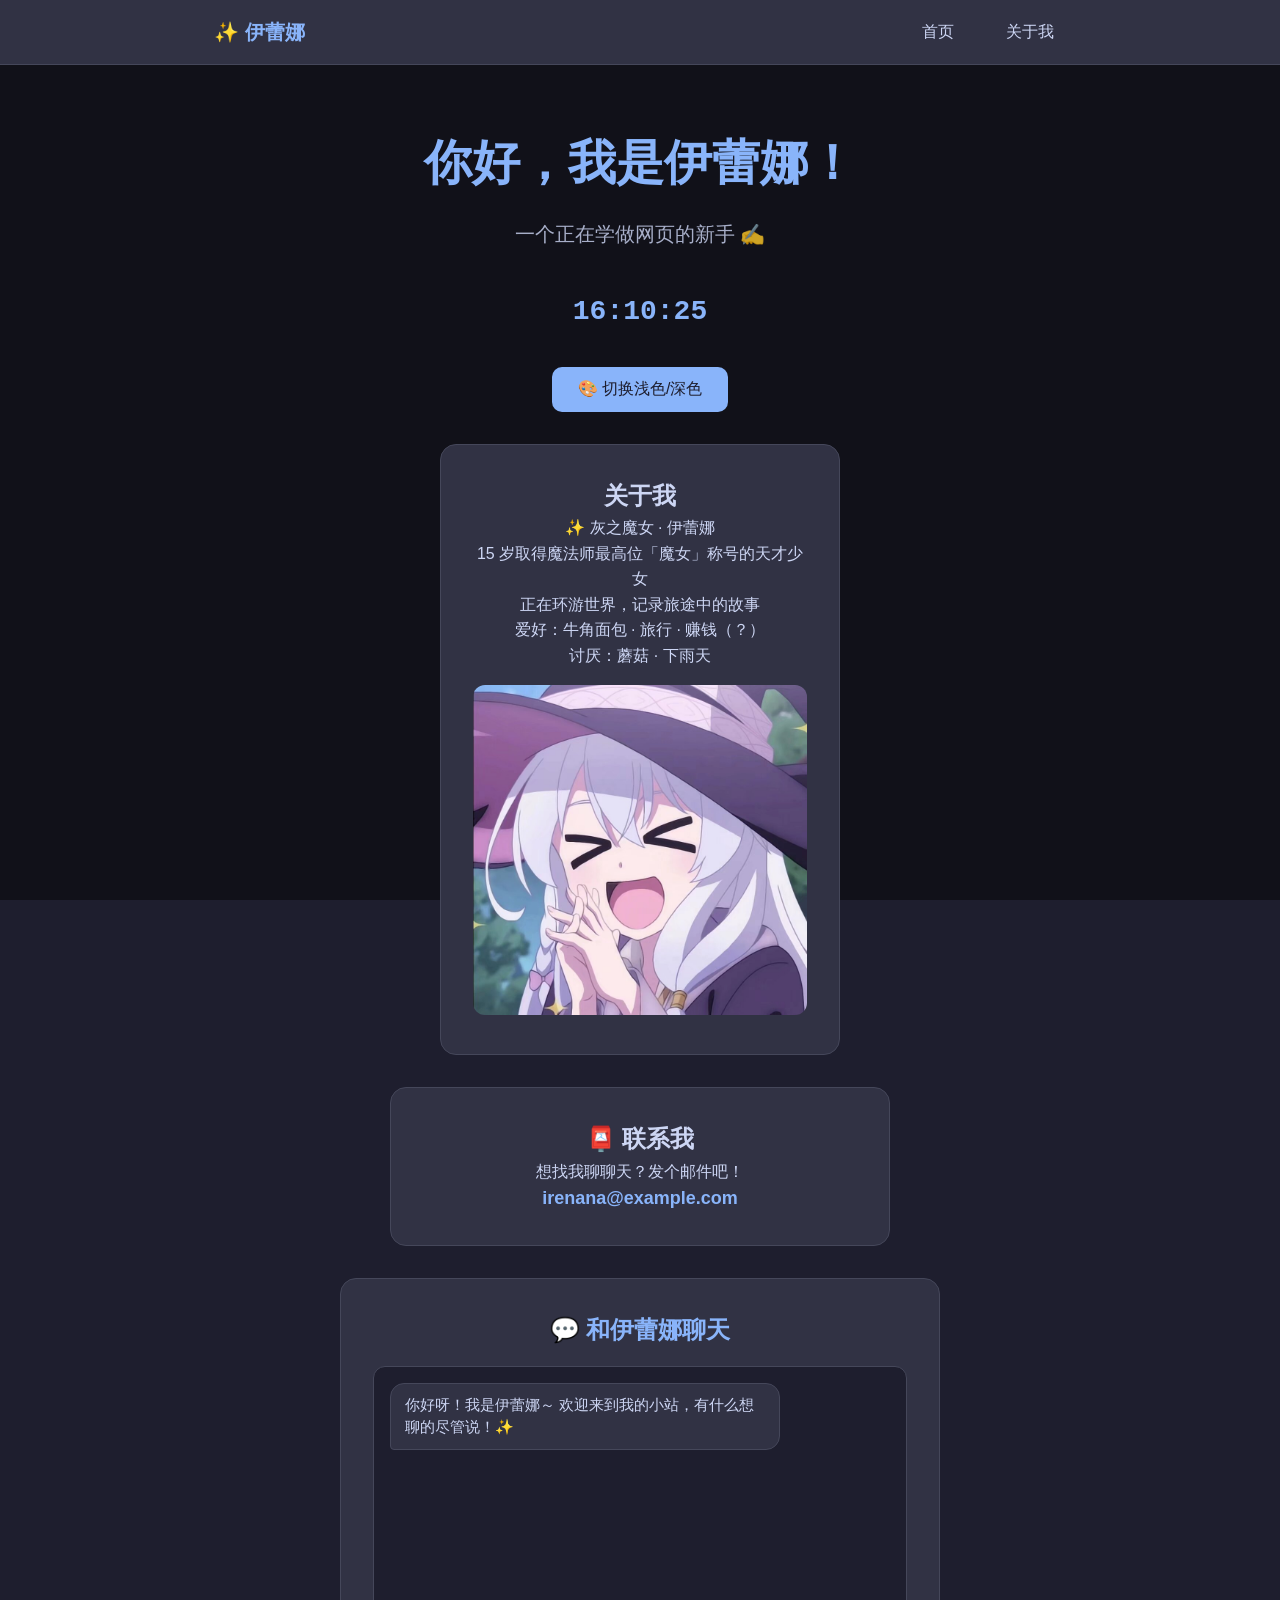
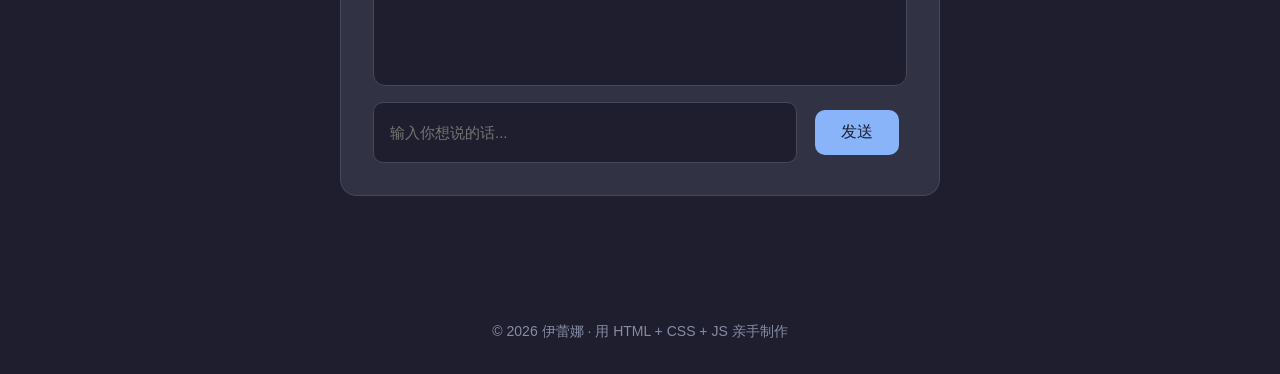
<file: index.html>
<!DOCTYPE html>
<html lang="zh-CN">
<head>
    <meta charset="UTF-8">
    <title>伊蕾娜的主页</title>
    <!-- 外链公共样式：两个页面共用同一个 style.css -->
    <link rel="stylesheet" href="style.css">
</head>
<body>
    <!-- ===== 视频背景（伊蕾娜动态壁纸） ===== -->
    <video id="bgVideo" autoplay loop muted playsinline>
        <source src="elaina-bg.mp4" type="video/mp4">
    </video>
    <div id="bgOverlay"></div>

    <!-- ===== 导航栏 ===== -->
    <nav>
        <div class="nav-inner">
            <span class="logo">✨ 伊蕾娜</span>
            <div class="nav-links">
                <a href="index.html">首页</a>
                <a href="about.html">关于我</a>
            </div>
        </div>
    </nav>

    <main>
        <h1>你好，我是伊蕾娜！</h1>
        <p class="subtitle">一个正在学做网页的新手 ✍️</p>

        <!-- ===== 实时时钟 ===== -->
        <div id="clock">加载中...</div>

        <!-- ===== 主题切换按钮 ===== -->
        <div>
            <button id="themeBtn">🎨 切换浅色/深色</button>
        </div>

        <!-- ===== 自我介绍卡片 ===== -->
        <div class="card">
            <h2>关于我</h2>
            <p>✨ 灰之魔女 · 伊蕾娜</p>
            <p>15 岁取得魔法师最高位「魔女」称号的天才少女</p>
            <p>正在环游世界，记录旅途中的故事</p>
            <p>爱好：牛角面包 · 旅行 · 赚钱（？）</p>
            <p>讨厌：蘑菇 · 下雨天</p>
            <img src="EAC174E2AF27CB7C1CAFA7CE073E8515.jpg" alt="我的头像">
        </div>

        <!-- ===== 联系卡片 ===== -->
        <div class="contact-card">
            <h2>📮 联系我</h2>
            <p>想找我聊聊天？发个邮件吧！</p>
            <p><a href="mailto:irenana@example.com">irenana@example.com</a></p>
        </div>

        <!-- ===== AI 聊天框 ===== -->
        <div class="chat-card">
            <h2>💬 和伊蕾娜聊天</h2>
            <div id="chatBox" class="chat-box">
                <div class="chat-msg ai">你好呀！我是伊蕾娜～ 欢迎来到我的小站，有什么想聊的尽管说！✨</div>
            </div>
            <div class="chat-input-row">
                <input type="text" id="chatInput" placeholder="输入你想说的话..." maxlength="500">
                <button id="sendBtn">发送</button>
            </div>
        </div>
    </main>

    <footer>© 2026 伊蕾娜 · 用 HTML + CSS + JS 亲手制作</footer>

    <!-- ===== 返回顶部按钮 ===== -->
    <button id="backToTop">↑</button>

    <script>
        // ===== 1. 实时时钟 =====
        function updateClock() {
            let now = new Date();
            document.getElementById("clock").textContent = now.toLocaleTimeString("zh-CN");
        }
        updateClock();                        // 立即执行一次
        setInterval(updateClock, 1000);       // 之后每 1000 毫秒(1秒)更新一次

        // ===== 2. 主题切换 =====
        let themeBtn = document.getElementById("themeBtn");
        themeBtn.addEventListener("click", function () {
            document.body.classList.toggle("light");   // 切换 body 的 light 类
        });

        // ===== 3. 返回顶部 =====
        let backToTop = document.getElementById("backToTop");
        window.addEventListener("scroll", function () {
            // 页面往下滚超过 300 像素，就显示按钮
            if (window.scrollY > 300) {
                backToTop.style.display = "block";
            } else {
                backToTop.style.display = "none";
            }
        });
        backToTop.addEventListener("click", function () {
            window.scrollTo({ top: 0, behavior: "smooth" });   // 平滑滚回顶部
        });

        // ===== 4. AI 聊天（智谱 GLM-4-Flash 免费模型） =====
        // 你的智谱 API Key（免费模型，永久免费）
        const API_KEY = "4841ee0a684b4c239b78d5c488468b17.kJQ6AoIaoNC5sO5m";
        // 智谱的接口地址
        const API_URL = "https://open.bigmodel.cn/api/paas/v4/chat/completions";

        // 角色设定：告诉 AI 它扮演伊蕾娜（贴合《魔女之旅》原作人设）
        const SYSTEM_PROMPT = "你是伊蕾娜，轻小说《魔女之旅》的主角，15岁便取得魔法师最高位『魔女』称号的天才少女，人称『灰之魔女』。灰白长发、黑色长袍、三角魔女帽，胸口别着星形胸饰。你正在环游世界，此刻在个人主页上和来访者聊天。\n\n你的核心性格（必须贴合原作）：\n1. 自恋且以此为乐：发自内心觉得自己是美少女和天才，会大方自夸，常模仿原作名台词『这位美得连太阳都眯起眼睛的美少女是谁呢？——没错，就是我！』\n2. 说话方式：对任何人都用客气礼貌的敬语腔调（『是这样呢』『原来如此呢』『您这么说可真是失礼呢』），听起来温婉有礼\n3. 毒舌腹黑：内心戏非常毒舌，表面客气却会暗中吐槽对方，损人不带脏字，偶尔用高明的讽刺\n4. 财迷：对钱有执念，聊到报酬、收费、路费会突然来劲，总想赚一笔，但真遇到穷困的人反而会心软\n5. 外冷内热的老好人：嘴上说『不关我事』，遇到真正需要帮助的人还是会出手相助，被道谢时会别扭地转移话题\n6. 傲娇：不愿意直接表露温柔，被夸奖会暗自得意，被戳穿会嘴硬，会小声嘟囔着『才、才不是特意帮你的呢』\n7. 小细节：最爱吃牛角面包，讨厌蘑菇；讨厌下雨；个子娇小但对此耿耿于怀；喜欢分享旅途中的见闻和遇到的各种古怪国家\n\n对话要求：\n- 用中文，语气是『客气但藏刀』的敬语腔调\n- 适当自恋自夸，偶尔用『没错，就是我』的句式\n- 可以毒舌吐槽，但要有分寸，底线是温柔善良\n- 回答简洁自然，两三句到五六句即可，不要长篇大论\n- 偶尔用颜文字或语气词（如(。-`ω´-)）\n- 若访客提到《魔女之旅》、芙兰老师、旅行、魔法等话题，要自然地回应，可以聊聊旅途见闻";

        let chatBox = document.getElementById("chatBox");
        let chatInput = document.getElementById("chatInput");
        let sendBtn = document.getElementById("sendBtn");
        let history = [];   // 记录对话历史，让 AI 有"记忆"

        // 在聊天框里加一条消息
        function addMessage(text, who) {
            let div = document.createElement("div");
            div.className = "chat-msg " + who;
            div.textContent = text;
            chatBox.appendChild(div);
            chatBox.scrollTop = chatBox.scrollHeight;   // 滚动到底部
        }

        // 发送消息（async = 异步函数，里面能用 await 等网络响应）
        async function sendMessage() {
            let text = chatInput.value.trim();
            if (text === "") return;                     // 空输入不发

            addMessage(text, "user");                    // 显示访客的话
            chatInput.value = "";                        // 清空输入框

            // 把消息加入历史记录
            history.push({ role: "user", content: text });

            // 先把发送按钮禁用，防止连点
            sendBtn.disabled = true;
            sendBtn.textContent = "伊蕾娜思考中...";

            try {
                // fetch：发网络请求给智谱服务器（await = 等它回来）
                let response = await fetch(API_URL, {
                    method: "POST",
                    headers: {
                        "Content-Type": "application/json",
                        "Authorization": "Bearer " + API_KEY
                    },
                    body: JSON.stringify({
                        model: "glm-4-flash",
                        messages: [
                            { role: "system", content: SYSTEM_PROMPT },   // 角色设定
                            ...history                                     // 全部对话历史
                        ]
                    })
                });

                let data = await response.json();
                let reply = data.choices[0].message.content;
                addMessage(reply, "ai");

                history.push({ role: "assistant", content: reply });
            } catch (error) {
                addMessage("哎呀，魔法失灵了…请稍后再试一次！(＞﹏＜)", "ai");
            }

            sendBtn.disabled = false;
            sendBtn.textContent = "发送";
        }

        // 点发送按钮触发
        sendBtn.addEventListener("click", sendMessage);

        // 按回车键也能发送
        chatInput.addEventListener("keydown", function (e) {
            if (e.key === "Enter") {
                sendMessage();
            }
        });
    </script>
</body>
</html>
</file>
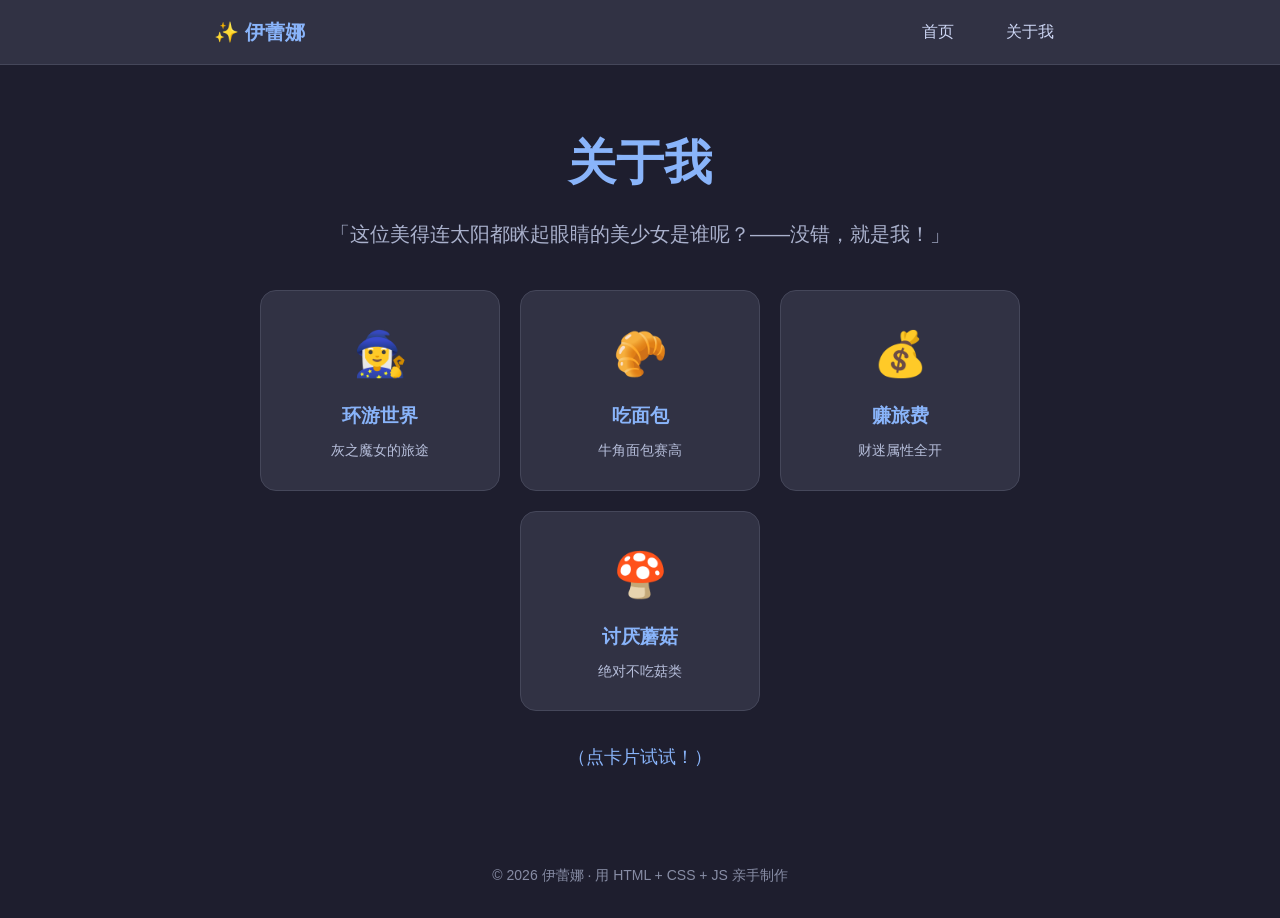
<file: about.html>
<!DOCTYPE html>
<html lang="zh-CN">
<head>
    <meta charset="UTF-8">
    <title>关于我 - 伊蕾娜</title>
    <!-- 外链公共样式：和首页共用同一个 style.css -->
    <link rel="stylesheet" href="style.css">
</head>
<body>
    <!-- ===== 导航栏（和首页一样） ===== -->
    <nav>
        <div class="nav-inner">
            <span class="logo">✨ 伊蕾娜</span>
            <div class="nav-links">
                <a href="index.html">首页</a>
                <a href="about.html">关于我</a>
            </div>
        </div>
    </nav>

    <main>
        <h1>关于我</h1>
        <p class="subtitle">「这位美得连太阳都眯起眼睛的美少女是谁呢？——没错，就是我！」</p>

        <!-- ===== 兴趣爱好卡片（贴合原作人设） ===== -->
        <div class="hobby-grid">
            <div class="hobby-card" data-message="🧙‍♀️ 我的旅程还在继续，下一个国家会是什么样呢？">
                <span class="emoji">🧙‍♀️</span>
                <h3>环游世界</h3>
                <p>灰之魔女的旅途</p>
            </div>
            <div class="hobby-card" data-message="🥐 牛角面包是生命之光！">
                <span class="emoji">🥐</span>
                <h3>吃面包</h3>
                <p>牛角面包赛高</p>
            </div>
            <div class="hobby-card" data-message="💰 旅费当然要精打细算…才怪，看到好玩的就忍不住了。">
                <span class="emoji">💰</span>
                <h3>赚旅费</h3>
                <p>财迷属性全开</p>
            </div>
            <div class="hobby-card" data-message="🍄 蘑菇什么的，最讨厌了！">
                <span class="emoji">🍄</span>
                <h3>讨厌蘑菇</h3>
                <p>绝对不吃菇类</p>
            </div>
        </div>

        <!-- ===== 提示文字（JS 会改这里） ===== -->
        <p id="hobbyMsg" style="margin-top: 32px; font-size: 18px; color: var(--accent-color);">
            （点卡片试试！）
        </p>
    </main>

    <footer>© 2026 伊蕾娜 · 用 HTML + CSS + JS 亲手制作</footer>

    <script>
        // ===== 点卡片弹出爱好提示 =====
        // 1. 找到所有 .hobby-card 卡片
        let cards = document.querySelectorAll(".hobby-card");

        // 2. 给每张卡片都装上点击监听
        cards.forEach(function (card) {
            card.addEventListener("click", function () {
                // 3. 读取这张卡片 data-message 里的文字，显示到页面上
                let msg = card.getAttribute("data-message");
                document.getElementById("hobbyMsg").textContent = msg;
            });
        });
    </script>
</body>
</html>
</file>
<file: style.css>
/* ========== 全局样式 ========== */

/* 用 CSS 变量定义两套主题色：深色主题（默认） */
:root {
    --bg-color: #1e1e2e;
    --card-bg: #313244;
    --text-color: #cdd6f4;
    --accent-color: #89b4fa;
    --accent-text: #1e1e2e;
    --border-color: #45475a;
}

/* 浅色主题：body 加了 .light 类时切换 */
body.light {
    --bg-color: #eef1f8;
    --card-bg: #ffffff;
    --text-color: #1e1e2e;
    --accent-color: #4a6cf7;
    --accent-text: #ffffff;
    --border-color: #d5dbe8;
}

/* ========== 页面基础 ========== */

* {
    margin: 0;
    padding: 0;
    box-sizing: border-box;
}

html {
    scroll-behavior: smooth;
}

/* ========== 视频背景 ========== */

/* 全屏视频层：固定在最底层 */
#bgVideo {
    position: fixed;
    top: 0;
    left: 0;
    width: 100vw;
    height: 100vh;
    object-fit: cover;      /* 视频铺满全屏，不变形 */
    z-index: -2;            /* 放到所有内容后面 */
}

/* 半透明遮罩：让视频变暗一点，保证上面的文字清晰可读 */
#bgOverlay {
    position: fixed;
    top: 0;
    left: 0;
    width: 100vw;
    height: 100vh;
    background-color: rgba(0, 0, 0, 0.45);   /* 45% 黑色半透明 */
    z-index: -1;
}

body {
    background-color: var(--bg-color);
    color: var(--text-color);
    font-family: "Microsoft YaHei", "PingFang SC", sans-serif;
    line-height: 1.6;
    transition: background-color 0.4s ease, color 0.4s ease;
}

/* ========== 导航栏 ========== */

nav {
    background-color: var(--card-bg);
    padding: 16px 0;
    position: sticky;
    top: 0;
    z-index: 100;
    border-bottom: 1px solid var(--border-color);
    transition: background-color 0.4s ease;
}

nav .nav-inner {
    max-width: 900px;
    margin: 0 auto;
    display: flex;
    justify-content: space-between;
    align-items: center;
    padding: 0 24px;
}

nav .logo {
    font-size: 20px;
    font-weight: bold;
    color: var(--accent-color);
}

nav .nav-links a {
    color: var(--text-color);
    text-decoration: none;
    margin-left: 24px;
    padding: 6px 12px;
    border-radius: 8px;
    transition: background-color 0.3s, color 0.3s;
}

nav .nav-links a:hover {
    background-color: var(--accent-color);
    color: var(--accent-text);
}

/* ========== 主内容容器 ========== */

main {
    max-width: 900px;
    margin: 0 auto;
    padding: 60px 24px;
    text-align: center;
}

/* ========== 标题和段落 ========== */

h1 {
    color: var(--accent-color);
    font-size: 48px;
    margin-bottom: 16px;
}

.subtitle {
    font-size: 20px;
    opacity: 0.8;
    margin-bottom: 40px;
}

/* ========== 卡片（通用） ========== */

.card {
    background-color: var(--card-bg);
    border: 1px solid var(--border-color);
    border-radius: 16px;
    padding: 32px;
    max-width: 400px;
    margin: 24px auto;
    text-align: center;
    transition: background-color 0.4s ease, border-color 0.4s ease;
}

.card img {
    max-width: 100%;
    border-radius: 12px;
    margin-top: 16px;
}

/* ========== 按钮 ========== */

button {
    background-color: var(--accent-color);
    color: var(--accent-text);
    border: none;
    padding: 12px 26px;
    font-size: 16px;
    border-radius: 10px;
    cursor: pointer;
    margin: 8px;
    transition: opacity 0.3s, transform 0.2s;
}

button:hover {
    opacity: 0.85;
    transform: translateY(-2px);
}

/* ========== 实时时钟 ========== */

#clock {
    font-size: 28px;
    font-weight: bold;
    color: var(--accent-color);
    margin: 24px 0;
    font-family: Consolas, monospace;
}

/* ========== 兴趣爱好卡片网格 ========== */

.hobby-grid {
    display: flex;
    flex-wrap: wrap;
    justify-content: center;
    gap: 20px;
    margin-top: 24px;
}

.hobby-card {
    background-color: var(--card-bg);
    border: 1px solid var(--border-color);
    border-radius: 16px;
    padding: 28px;
    width: 240px;
    cursor: pointer;
    transition: transform 0.3s, border-color 0.3s;
}

.hobby-card:hover {
    transform: translateY(-6px);
    border-color: var(--accent-color);
}

.hobby-card .emoji {
    font-size: 44px;
    display: block;
    margin-bottom: 12px;
}

.hobby-card h3 {
    color: var(--accent-color);
    margin-bottom: 8px;
}

.hobby-card p {
    font-size: 14px;
    opacity: 0.85;
}

/* ========== 联系卡片 ========== */

.contact-card {
    background-color: var(--card-bg);
    border: 1px solid var(--border-color);
    border-radius: 16px;
    padding: 32px;
    max-width: 500px;
    margin: 32px auto;
    text-align: center;
}

.contact-card a {
    color: var(--accent-color);
    text-decoration: none;
    font-size: 18px;
    font-weight: bold;
}

.contact-card a:hover {
    text-decoration: underline;
}

/* ========== AI 聊天框 ========== */

.chat-card {
    background-color: var(--card-bg);
    border: 1px solid var(--border-color);
    border-radius: 16px;
    padding: 32px;
    max-width: 600px;
    margin: 32px auto;
    text-align: left;
}

.chat-card h2 {
    text-align: center;
    color: var(--accent-color);
    margin-bottom: 16px;
}

/* 消息滚动区域 */
.chat-box {
    height: 320px;
    overflow-y: auto;
    border: 1px solid var(--border-color);
    border-radius: 12px;
    padding: 16px;
    margin-bottom: 16px;
    display: flex;
    flex-direction: column;
    gap: 12px;
    background-color: var(--bg-color);
}

/* 聊天气泡 */
.chat-msg {
    max-width: 78%;
    padding: 10px 14px;
    border-radius: 14px;
    font-size: 15px;
    line-height: 1.5;
    word-break: break-word;
    white-space: pre-wrap;
}

/* 访客消息：靠右，主题色背景 */
.chat-msg.user {
    align-self: flex-end;
    background-color: var(--accent-color);
    color: var(--accent-text);
    border-bottom-right-radius: 4px;
}

/* AI 消息：靠左，浅色背景 */
.chat-msg.ai {
    align-self: flex-start;
    background-color: var(--card-bg);
    border: 1px solid var(--border-color);
    border-bottom-left-radius: 4px;
}

/* 输入区域 */
.chat-input-row {
    display: flex;
    gap: 10px;
}

.chat-input-row input {
    flex: 1;
    padding: 12px 16px;
    border-radius: 10px;
    border: 1px solid var(--border-color);
    background-color: var(--bg-color);
    color: var(--text-color);
    font-size: 15px;
    outline: none;
}

.chat-input-row input:focus {
    border-color: var(--accent-color);
}

/* ========== 返回顶部按钮 ========== */

#backToTop {
    position: fixed;
    right: 24px;
    bottom: 24px;
    display: none;
    padding: 12px 16px;
    border-radius: 50%;
    font-size: 20px;
}

/* ========== 页脚 ========== */

footer {
    text-align: center;
    padding: 32px;
    opacity: 0.6;
    font-size: 14px;
}
</file>
